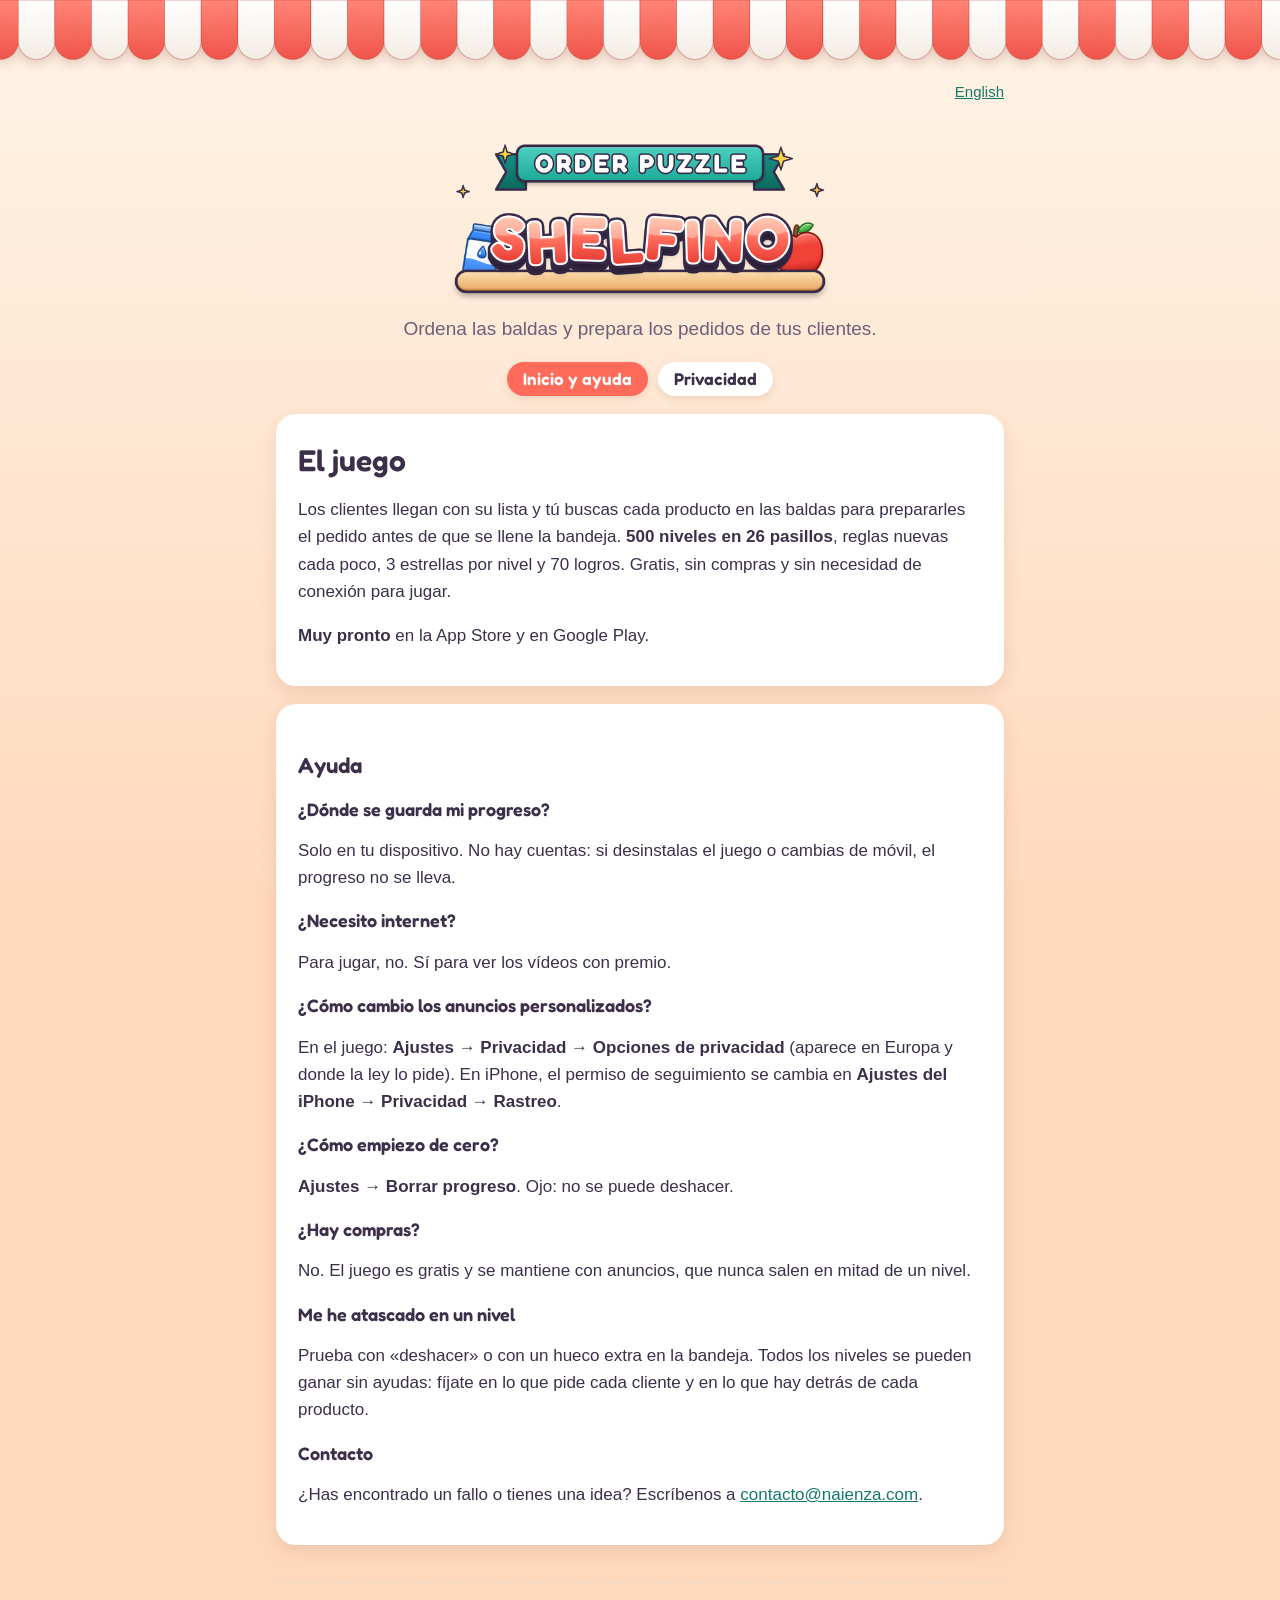
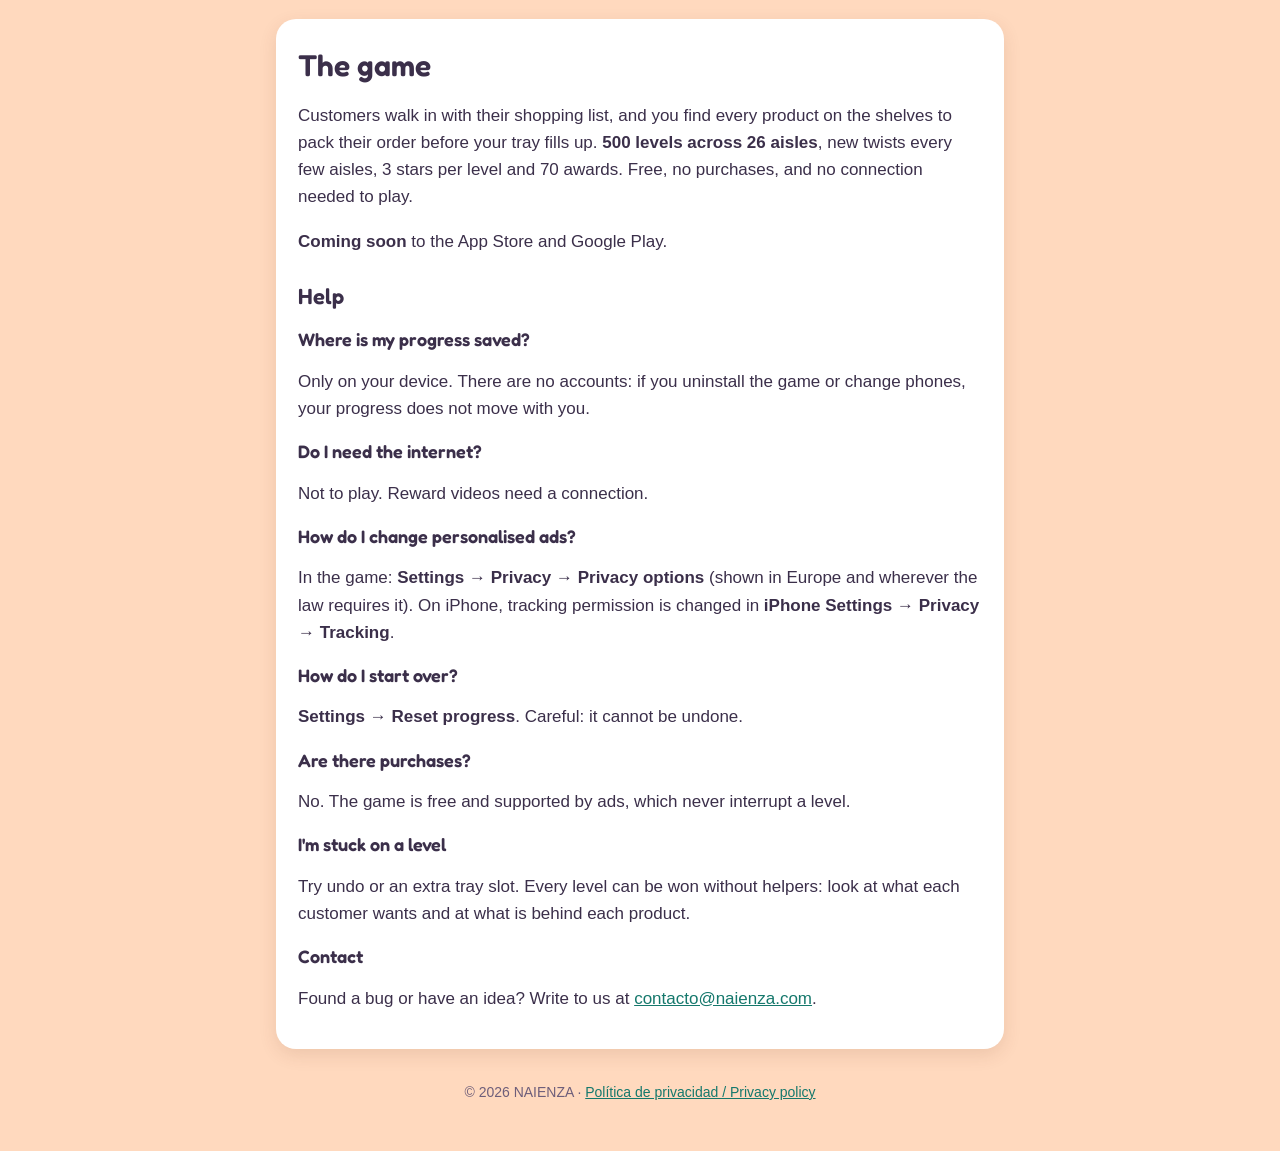
<file: index.html>
<!doctype html>
<html lang="es">
<head>
  <meta charset="utf-8">
  <meta name="viewport" content="width=device-width, initial-scale=1">
  <title>Shelfino · Puzle de pedidos</title>
  <meta name="description" content="Shelfino: ordena las baldas del súper y prepara los pedidos de tus clientes. 500 niveles para iPhone, iPad y Android.">
  <link rel="icon" href="img/icono.png">
  <link rel="stylesheet" href="estilo.css">
</head>
<body>
  <div class="toldo"></div>
  <main>
    <p class="idiomas"><a href="#english" lang="en">English</a></p>
    <img class="logo" src="img/logo.png" alt="Shelfino">
    <p class="lema">Ordena las baldas y prepara los pedidos de tus clientes.</p>
    <nav>
      <a href="index.html" aria-current="page">Inicio y ayuda</a>
      <a href="privacidad.html">Privacidad</a>
    </nav>

    <section class="tarjeta">
      <h1>El juego</h1>
      <p>Los clientes llegan con su lista y tú buscas cada producto en las baldas para prepararles el pedido antes de que
        se llene la bandeja. <strong>500 niveles en 26 pasillos</strong>, reglas nuevas cada poco, 3 estrellas por nivel y
        70 logros. Gratis, sin compras y sin necesidad de conexión para jugar.</p>
      <p><strong>Muy pronto</strong> en la App Store y en Google Play.</p>
    </section>

    <section class="tarjeta">
      <h2>Ayuda</h2>
      <h3>¿Dónde se guarda mi progreso?</h3>
      <p>Solo en tu dispositivo. No hay cuentas: si desinstalas el juego o cambias de móvil, el progreso no se lleva.</p>
      <h3>¿Necesito internet?</h3>
      <p>Para jugar, no. Sí para ver los vídeos con premio.</p>
      <h3>¿Cómo cambio los anuncios personalizados?</h3>
      <p>En el juego: <strong>Ajustes → Privacidad → Opciones de privacidad</strong> (aparece en Europa y donde la ley lo
        pide). En iPhone, el permiso de seguimiento se cambia en <strong>Ajustes del iPhone → Privacidad → Rastreo</strong>.</p>
      <h3>¿Cómo empiezo de cero?</h3>
      <p><strong>Ajustes → Borrar progreso</strong>. Ojo: no se puede deshacer.</p>
      <h3>¿Hay compras?</h3>
      <p>No. El juego es gratis y se mantiene con anuncios, que nunca salen en mitad de un nivel.</p>
      <h3>Me he atascado en un nivel</h3>
      <p>Prueba con «deshacer» o con un hueco extra en la bandeja. Todos los niveles se pueden ganar sin ayudas: fíjate en
        lo que pide cada cliente y en lo que hay detrás de cada producto.</p>
      <h3>Contacto</h3>
      <p>¿Has encontrado un fallo o tienes una idea? Escríbenos a <a href="mailto:contacto@naienza.com">contacto@naienza.com</a>.</p>
    </section>

    <hr>

    <section class="tarjeta" id="english" lang="en">
      <h1>The game</h1>
      <p>Customers walk in with their shopping list, and you find every product on the shelves to pack their order before
        your tray fills up. <strong>500 levels across 26 aisles</strong>, new twists every few aisles, 3 stars per level
        and 70 awards. Free, no purchases, and no connection needed to play.</p>
      <p><strong>Coming soon</strong> to the App Store and Google Play.</p>

      <h2>Help</h2>
      <h3>Where is my progress saved?</h3>
      <p>Only on your device. There are no accounts: if you uninstall the game or change phones, your progress does not
        move with you.</p>
      <h3>Do I need the internet?</h3>
      <p>Not to play. Reward videos need a connection.</p>
      <h3>How do I change personalised ads?</h3>
      <p>In the game: <strong>Settings → Privacy → Privacy options</strong> (shown in Europe and wherever the law requires
        it). On iPhone, tracking permission is changed in <strong>iPhone Settings → Privacy → Tracking</strong>.</p>
      <h3>How do I start over?</h3>
      <p><strong>Settings → Reset progress</strong>. Careful: it cannot be undone.</p>
      <h3>Are there purchases?</h3>
      <p>No. The game is free and supported by ads, which never interrupt a level.</p>
      <h3>I'm stuck on a level</h3>
      <p>Try undo or an extra tray slot. Every level can be won without helpers: look at what each customer wants and at
        what is behind each product.</p>
      <h3>Contact</h3>
      <p>Found a bug or have an idea? Write to us at <a href="mailto:contacto@naienza.com">contacto@naienza.com</a>.</p>
    </section>

    <footer>© 2026 NAIENZA · <a href="privacidad.html">Política de privacidad / Privacy policy</a></footer>
  </main>
</body>
</html>
</file>
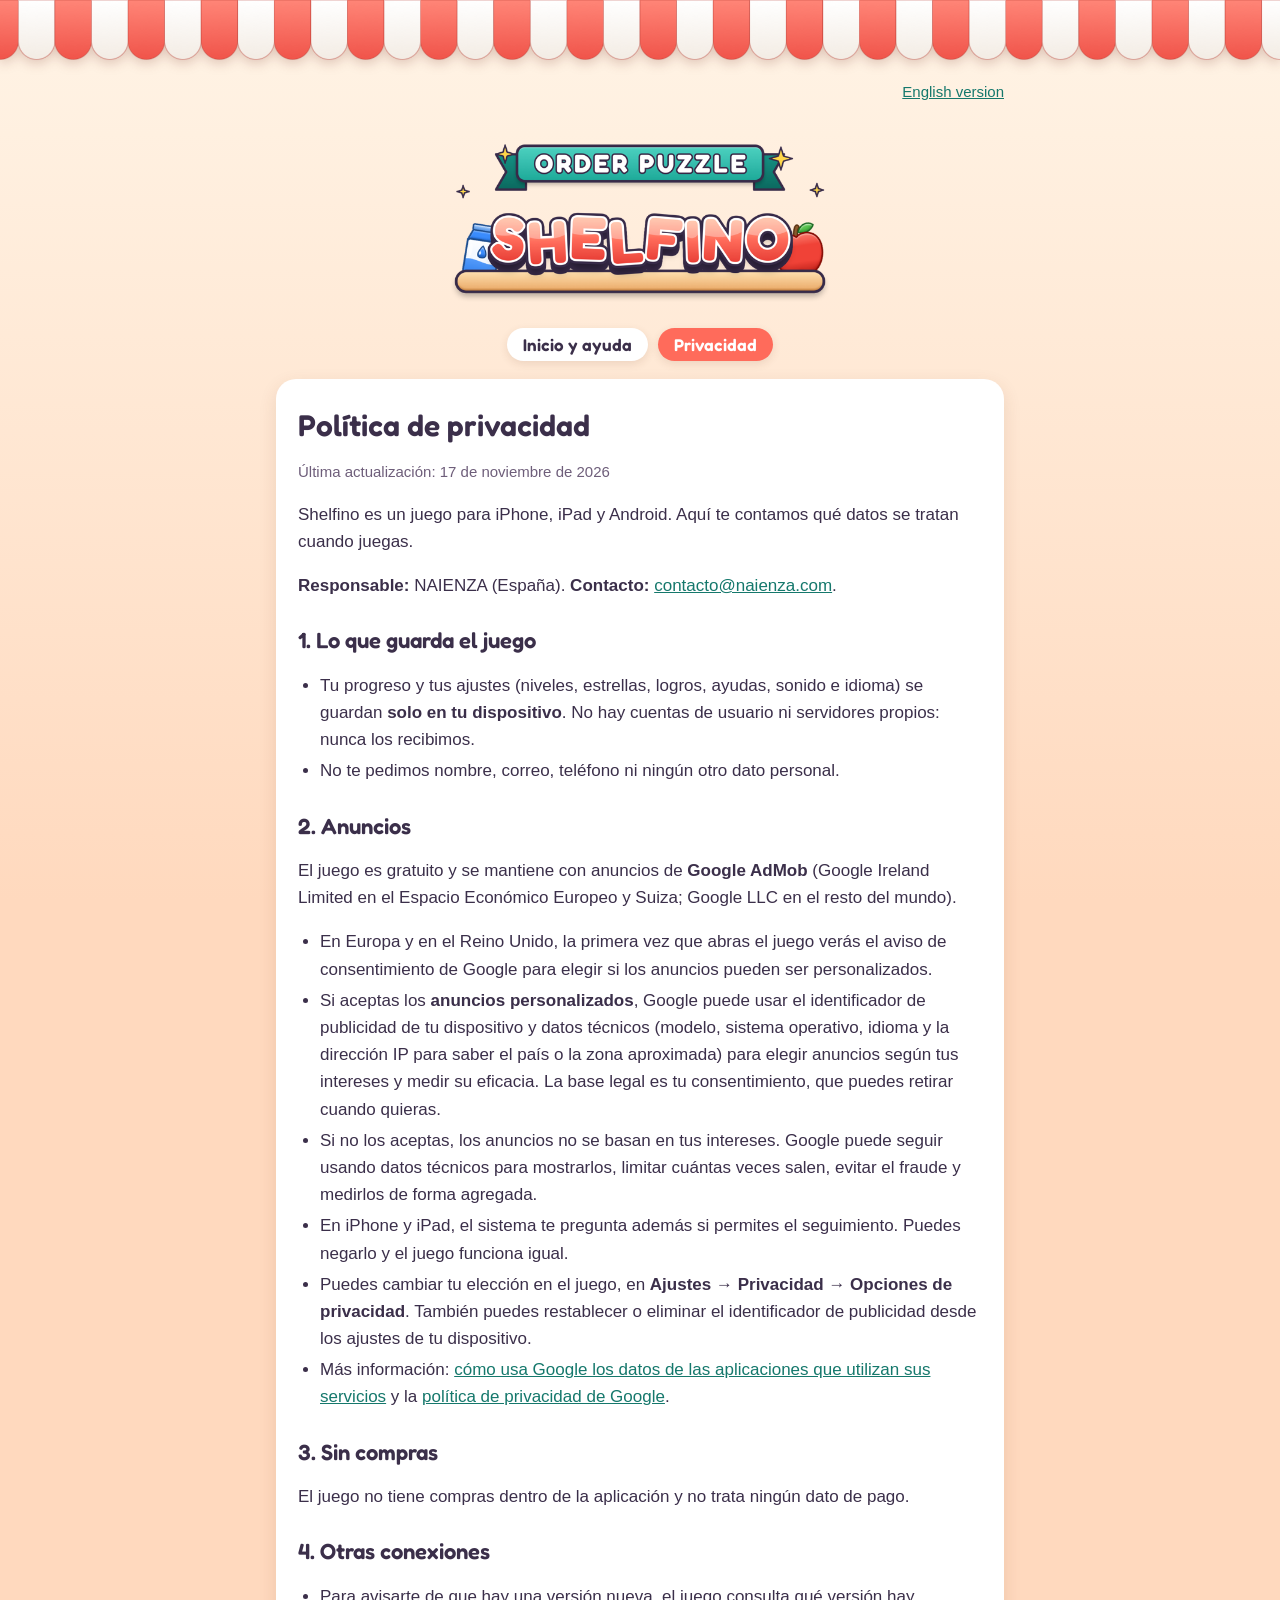
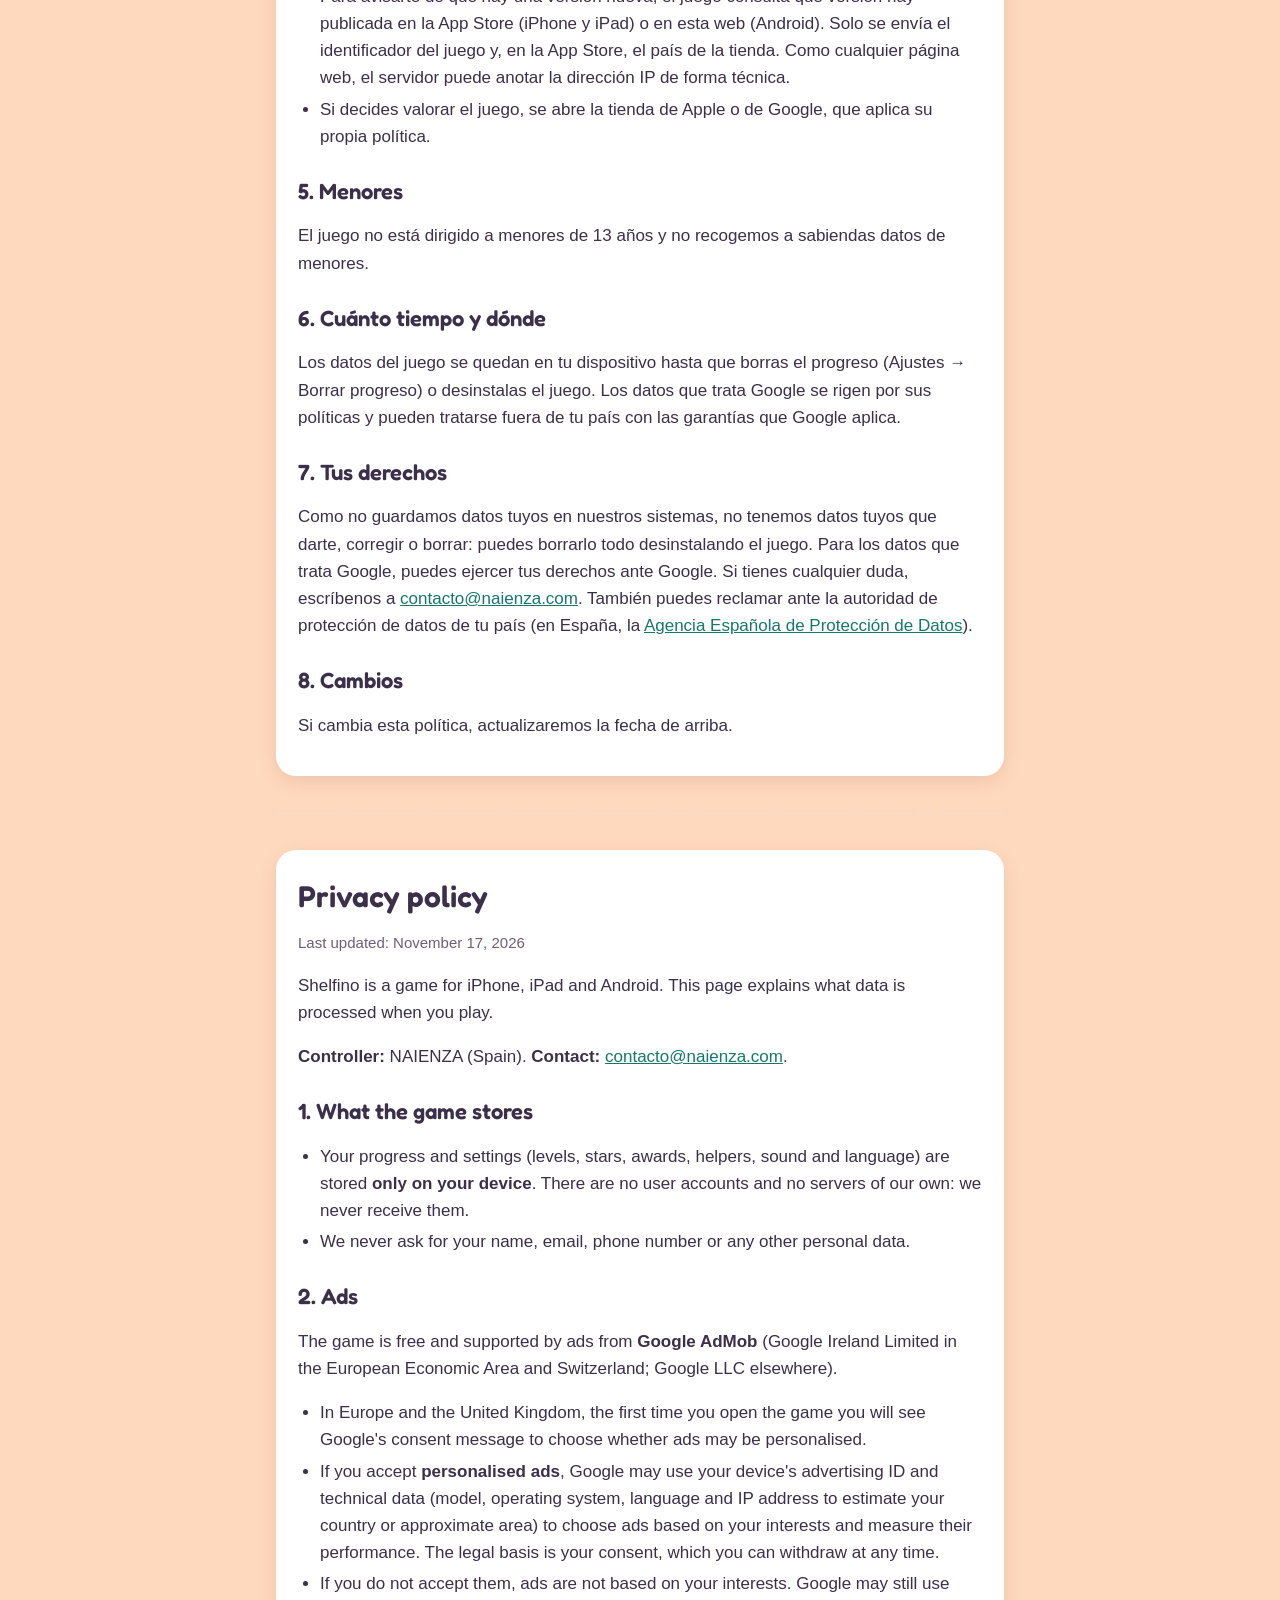
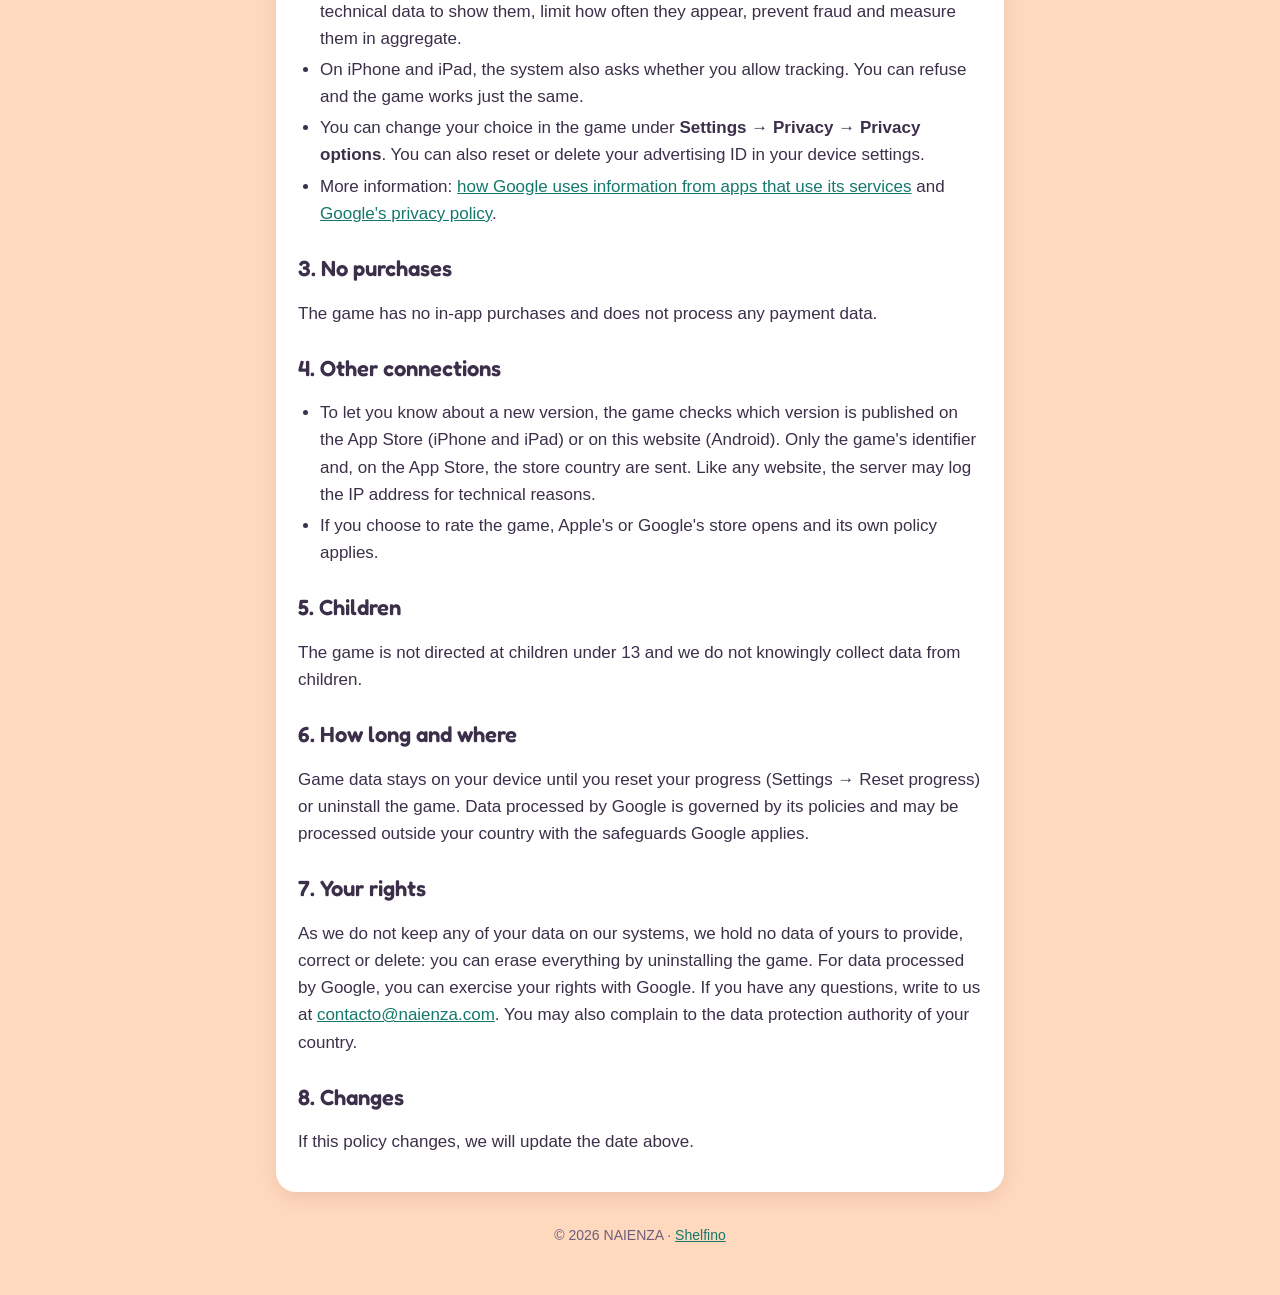
<file: privacidad.html>
<!doctype html>
<html lang="es">
<head>
  <meta charset="utf-8">
  <meta name="viewport" content="width=device-width, initial-scale=1">
  <title>Política de privacidad · Shelfino</title>
  <meta name="description" content="Política de privacidad del juego Shelfino para iPhone, iPad y Android.">
  <link rel="icon" href="img/icono.png">
  <link rel="stylesheet" href="estilo.css">
</head>
<body>
  <div class="toldo"></div>
  <main>
    <p class="idiomas"><a href="#english" lang="en">English version</a></p>
    <a href="index.html"><img class="logo" src="img/logo.png" alt="Shelfino"></a>
    <nav>
      <a href="index.html">Inicio y ayuda</a>
      <a href="privacidad.html" aria-current="page">Privacidad</a>
    </nav>

    <section class="tarjeta">
      <h1>Política de privacidad</h1>
      <p class="fecha">Última actualización: 17 de noviembre de 2026</p>
      <p>Shelfino es un juego para iPhone, iPad y Android. Aquí te contamos qué datos se tratan cuando juegas.</p>
      <p><strong>Responsable:</strong> NAIENZA (España). <strong>Contacto:</strong>
        <a href="mailto:contacto@naienza.com">contacto@naienza.com</a>.</p>

      <h2>1. Lo que guarda el juego</h2>
      <ul>
        <li>Tu progreso y tus ajustes (niveles, estrellas, logros, ayudas, sonido e idioma) se guardan
          <strong>solo en tu dispositivo</strong>. No hay cuentas de usuario ni servidores propios: nunca los recibimos.</li>
        <li>No te pedimos nombre, correo, teléfono ni ningún otro dato personal.</li>
      </ul>

      <h2>2. Anuncios</h2>
      <p>El juego es gratuito y se mantiene con anuncios de <strong>Google AdMob</strong> (Google Ireland Limited en el
        Espacio Económico Europeo y Suiza; Google LLC en el resto del mundo).</p>
      <ul>
        <li>En Europa y en el Reino Unido, la primera vez que abras el juego verás el aviso de consentimiento de Google
          para elegir si los anuncios pueden ser personalizados.</li>
        <li>Si aceptas los <strong>anuncios personalizados</strong>, Google puede usar el identificador de publicidad de tu
          dispositivo y datos técnicos (modelo, sistema operativo, idioma y la dirección IP para saber el país o la zona
          aproximada) para elegir anuncios según tus intereses y medir su eficacia. La base legal es tu consentimiento,
          que puedes retirar cuando quieras.</li>
        <li>Si no los aceptas, los anuncios no se basan en tus intereses. Google puede seguir usando datos técnicos para
          mostrarlos, limitar cuántas veces salen, evitar el fraude y medirlos de forma agregada.</li>
        <li>En iPhone y iPad, el sistema te pregunta además si permites el seguimiento. Puedes negarlo y el juego
          funciona igual.</li>
        <li>Puedes cambiar tu elección en el juego, en <strong>Ajustes → Privacidad → Opciones de privacidad</strong>. También puedes restablecer
          o eliminar el identificador de publicidad desde los ajustes de tu dispositivo.</li>
        <li>Más información: <a href="https://policies.google.com/technologies/partner-sites">cómo usa Google los datos de
          las aplicaciones que utilizan sus servicios</a> y la
          <a href="https://policies.google.com/privacy">política de privacidad de Google</a>.</li>
      </ul>

      <h2>3. Sin compras</h2>
      <p>El juego no tiene compras dentro de la aplicación y no trata ningún dato de pago.</p>

      <h2>4. Otras conexiones</h2>
      <ul>
        <li>Para avisarte de que hay una versión nueva, el juego consulta qué versión hay publicada en la App Store
          (iPhone y iPad) o en esta web (Android). Solo se envía el identificador del juego y, en la App Store, el país de
          la tienda. Como cualquier página web, el servidor puede anotar la dirección IP de forma técnica.</li>
        <li>Si decides valorar el juego, se abre la tienda de Apple o de Google, que aplica su propia política.</li>
      </ul>

      <h2>5. Menores</h2>
      <p>El juego no está dirigido a menores de 13 años y no recogemos a sabiendas datos de menores.</p>

      <h2>6. Cuánto tiempo y dónde</h2>
      <p>Los datos del juego se quedan en tu dispositivo hasta que borras el progreso (Ajustes → Borrar progreso) o
        desinstalas el juego. Los datos que trata Google se rigen por sus políticas y pueden tratarse fuera de tu país con
        las garantías que Google aplica.</p>

      <h2>7. Tus derechos</h2>
      <p>Como no guardamos datos tuyos en nuestros sistemas, no tenemos datos tuyos que darte, corregir o borrar: puedes
        borrarlo todo desinstalando el juego. Para los datos que trata Google, puedes ejercer tus derechos ante Google.
        Si tienes cualquier duda, escríbenos a <a href="mailto:contacto@naienza.com">contacto@naienza.com</a>. También puedes reclamar ante la
        autoridad de protección de datos de tu país (en España, la
        <a href="https://www.aepd.es">Agencia Española de Protección de Datos</a>).</p>

      <h2>8. Cambios</h2>
      <p>Si cambia esta política, actualizaremos la fecha de arriba.</p>
    </section>

    <hr>

    <section class="tarjeta" id="english" lang="en">
      <h1>Privacy policy</h1>
      <p class="fecha">Last updated: November 17, 2026</p>
      <p>Shelfino is a game for iPhone, iPad and Android. This page explains what data is processed when you play.</p>
      <p><strong>Controller:</strong> NAIENZA (Spain). <strong>Contact:</strong>
        <a href="mailto:contacto@naienza.com">contacto@naienza.com</a>.</p>

      <h2>1. What the game stores</h2>
      <ul>
        <li>Your progress and settings (levels, stars, awards, helpers, sound and language) are stored
          <strong>only on your device</strong>. There are no user accounts and no servers of our own: we never receive them.</li>
        <li>We never ask for your name, email, phone number or any other personal data.</li>
      </ul>

      <h2>2. Ads</h2>
      <p>The game is free and supported by ads from <strong>Google AdMob</strong> (Google Ireland Limited in the European
        Economic Area and Switzerland; Google LLC elsewhere).</p>
      <ul>
        <li>In Europe and the United Kingdom, the first time you open the game you will see Google's consent message to
          choose whether ads may be personalised.</li>
        <li>If you accept <strong>personalised ads</strong>, Google may use your device's advertising ID and technical data
          (model, operating system, language and IP address to estimate your country or approximate area) to choose ads
          based on your interests and measure their performance. The legal basis is your consent, which you can withdraw
          at any time.</li>
        <li>If you do not accept them, ads are not based on your interests. Google may still use technical data to show
          them, limit how often they appear, prevent fraud and measure them in aggregate.</li>
        <li>On iPhone and iPad, the system also asks whether you allow tracking. You can refuse and the game works just
          the same.</li>
        <li>You can change your choice in the game under <strong>Settings → Privacy → Privacy options</strong>. You can also reset or delete
          your advertising ID in your device settings.</li>
        <li>More information: <a href="https://policies.google.com/technologies/partner-sites">how Google uses information
          from apps that use its services</a> and <a href="https://policies.google.com/privacy">Google's privacy policy</a>.</li>
      </ul>

      <h2>3. No purchases</h2>
      <p>The game has no in-app purchases and does not process any payment data.</p>

      <h2>4. Other connections</h2>
      <ul>
        <li>To let you know about a new version, the game checks which version is published on the App Store (iPhone and
          iPad) or on this website (Android). Only the game's identifier and, on the App Store, the store country are sent.
          Like any website, the server may log the IP address for technical reasons.</li>
        <li>If you choose to rate the game, Apple's or Google's store opens and its own policy applies.</li>
      </ul>

      <h2>5. Children</h2>
      <p>The game is not directed at children under 13 and we do not knowingly collect data from children.</p>

      <h2>6. How long and where</h2>
      <p>Game data stays on your device until you reset your progress (Settings → Reset progress) or uninstall the game.
        Data processed by Google is governed by its policies and may be processed outside your country with the
        safeguards Google applies.</p>

      <h2>7. Your rights</h2>
      <p>As we do not keep any of your data on our systems, we hold no data of yours to provide, correct or delete: you
        can erase everything by uninstalling the game. For data processed by Google, you can exercise your rights with
        Google. If you have any questions, write to us at <a href="mailto:contacto@naienza.com">contacto@naienza.com</a>. You may also complain to
        the data protection authority of your country.</p>

      <h2>8. Changes</h2>
      <p>If this policy changes, we will update the date above.</p>
    </section>

    <footer>© 2026 NAIENZA · <a href="index.html">Shelfino</a></footer>
  </main>
</body>
</html>
</file>
<file: estilo.css>
/* Web de Shelfino: mismos colores que el juego (crema, tinta, coral y verde azulado). */
@font-face {
  font-family: "Fredoka";
  src: url("fonts/Fredoka-Variable.ttf") format("truetype");
  font-weight: 300 700;
  font-display: swap;
}

:root {
  --fondo-arriba: #fff4e6;
  --fondo-abajo: #ffd9be;
  --tinta: #3b2f4a;
  --tinta-suave: #6e5e7a;
  --coral: #ff6b5b;
  --verde: #15786c;
  --tarjeta: #ffffff;
  --borde: #f1dcc8;
}

* { box-sizing: border-box; }

html { background: var(--fondo-abajo); }

body {
  margin: 0;
  min-height: 100vh;
  color: var(--tinta);
  font: 17px/1.6 -apple-system, BlinkMacSystemFont, "Segoe UI", Roboto, "Helvetica Neue", Arial, sans-serif;
  background: linear-gradient(var(--fondo-arriba), var(--fondo-abajo)) fixed;
}

.toldo {
  height: 64px;
  background: url("img/toldo.png") repeat-x center top / auto 64px;
  filter: drop-shadow(0 4px 6px rgba(102, 26, 13, 0.2));
}

main {
  max-width: 760px;
  margin: 0 auto;
  padding: 16px 16px 48px;
}

h1, h2, h3, .boton, nav a {
  font-family: "Fredoka", -apple-system, sans-serif;
  font-weight: 600;
  line-height: 1.25;
}

h1 { font-size: 30px; margin: 8px 0 4px; }
h2 { font-size: 22px; margin: 28px 0 8px; }
h3 { font-size: 18px; margin: 18px 0 4px; }

a { color: var(--verde); }

.logo { display: block; width: min(420px, 90%); margin: 8px auto 0; }

.tarjeta {
  background: var(--tarjeta);
  border-radius: 20px;
  padding: 20px 22px;
  margin: 18px 0;
  box-shadow: 0 6px 18px rgba(107, 58, 34, 0.12);
}

.lema { text-align: center; font-size: 19px; color: var(--tinta-suave); margin: 4px 0 0; }

nav { display: flex; flex-wrap: wrap; gap: 10px; justify-content: center; margin: 18px 0 0; }
nav a {
  text-decoration: none;
  color: var(--tinta);
  background: var(--tarjeta);
  border-radius: 999px;
  padding: 6px 16px;
  box-shadow: 0 3px 8px rgba(107, 58, 34, 0.12);
}
nav a[aria-current="page"] { background: var(--coral); color: #fff; }

.idiomas { text-align: right; font-size: 15px; margin: 0 0 4px; }

.boton {
  display: inline-block;
  background: var(--coral);
  color: #fff;
  text-decoration: none;
  border-radius: 14px;
  padding: 10px 20px;
  box-shadow: 0 4px 0 #c94a3d;
}

.fecha { color: var(--tinta-suave); font-size: 15px; }

ul { padding-left: 22px; }
li { margin: 4px 0; }

footer { text-align: center; color: var(--tinta-suave); font-size: 14px; margin-top: 32px; }

hr { border: 0; border-top: 2px dashed var(--borde); margin: 36px 0; }
</file>
